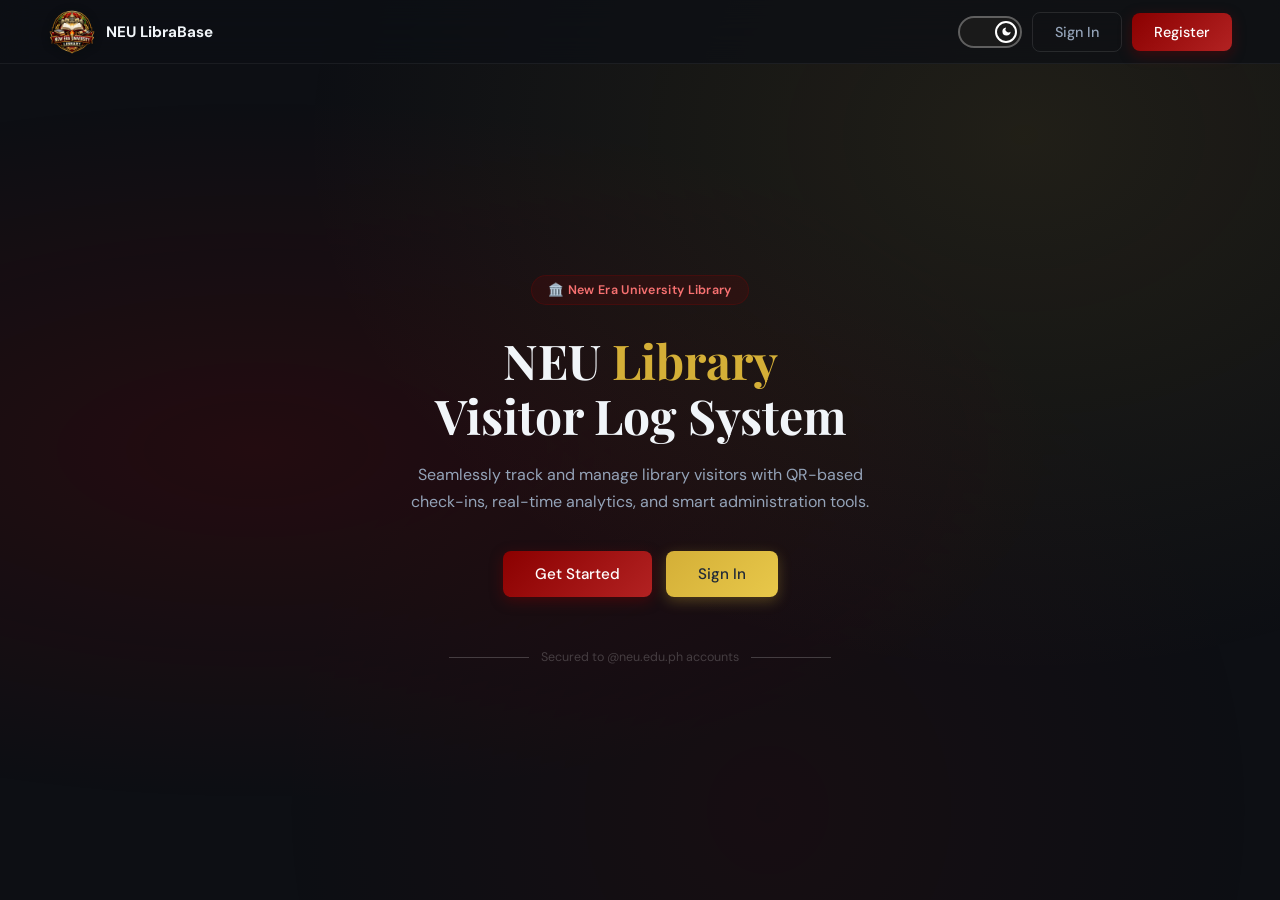
<file: index.html>
<!DOCTYPE html>
<html lang="en">
<head>
<meta charset="UTF-8"/>
<meta name="viewport" content="width=device-width,initial-scale=1.0"/>
<title>NEU LibraBase Visitor Log System</title>
<link rel="preconnect" href="https://fonts.googleapis.com"/>
<link href="https://fonts.googleapis.com/css2?family=Playfair+Display:wght@600;700&family=DM+Sans:wght@300;400;500;600&display=swap" rel="stylesheet"/>
<style>
*,*::before,*::after{box-sizing:border-box;margin:0;padding:0;}

/* ── DARK (default) ── */
body{
  font-family:'DM Sans',sans-serif;
  background:#0D0F14;color:#F1F5F9;
  min-height:100vh;overflow-x:hidden;
  transition:background .3s,color .3s;
}

/* ── LIGHT ── */
body.light{
  background:#F9FAFB;color:#111827;
}

/* Background glow */
.bg-glow{
  position:fixed;inset:0;z-index:0;pointer-events:none;
  background:
    radial-gradient(ellipse at 20% 50%,rgba(139,0,0,0.18) 0%,transparent 55%),
    radial-gradient(ellipse at 80% 15%,rgba(212,175,55,0.10) 0%,transparent 50%),
    radial-gradient(ellipse at 60% 90%,rgba(139,0,0,0.08) 0%,transparent 45%);
  transition:background .3s;
}
body.light .bg-glow{
  background:
    radial-gradient(ellipse at 20% 50%,rgba(139,0,0,0.06) 0%,transparent 55%),
    radial-gradient(ellipse at 80% 15%,rgba(212,175,55,0.06) 0%,transparent 50%);
}

/* Nav */
nav{
  position:fixed;top:0;left:0;right:0;z-index:100;
  display:flex;align-items:center;justify-content:space-between;
  padding:0 48px;height:64px;
  background:rgba(13,15,20,0.75);
  backdrop-filter:blur(16px);
  border-bottom:1px solid rgba(255,255,255,0.06);
  transition:background .3s,border-color .3s;
}
body.light nav{
  background:rgba(249,250,251,0.85);
  border-bottom:1px solid rgba(0,0,0,0.08);
}
.nav-brand{display:flex;align-items:center;gap:10px;}
.nav-brand span{font-weight:700;font-size:.95rem;color:#F1F5F9;transition:color .3s;}
body.light .nav-brand span{color:#111827;}
.nav-right{display:flex;align-items:center;gap:10px;}

/* Logo — no white bg, just show naturally, slightly bigger */
.nav-logo{
  width:44px;height:44px;
  object-fit:contain;
  border-radius:50%;
  flex-shrink:0;
  filter:drop-shadow(0 2px 6px rgba(0,0,0,0.5));
  transition:filter .3s;
}
body.light .nav-logo{
  filter:drop-shadow(0 2px 6px rgba(0,0,0,0.2));
}

/* ── Theme Toggle ── */
.dm-btn{
  width:64px;height:32px;border-radius:100px;
  border:2.5px solid rgba(255,255,255,0.3);
  background:#1a1a1a;
  cursor:pointer;position:relative;
  transition:background .3s,border-color .3s;
  flex-shrink:0;padding:0;
}
body.light .dm-btn{background:#e8e8e8;border-color:rgba(0,0,0,0.2);}
.dm-knob{
  position:absolute;top:3px;left:3px;
  width:22px;height:22px;border-radius:50%;
  background:#fff;border:2px solid rgba(255,255,255,0.6);
  transition:transform .28s cubic-bezier(.4,0,.2,1);
  display:flex;align-items:center;justify-content:center;
  color:#1a1a1a;
}
body.light .dm-knob{transform:translateX(0);background:#fff;border-color:#aaa;color:#555;}
body:not(.light) .dm-knob{transform:translateX(32px);background:#1a1a1a;border-color:#fff;color:#fff;}
.dm-moon-svg{display:none;}
.dm-sun-svg{display:block;}
body.light .dm-btn .dm-moon-svg{display:none;}
body.light .dm-btn .dm-sun-svg{display:block;}
body:not(.light) .dm-btn .dm-moon-svg{display:block;}
body:not(.light) .dm-btn .dm-sun-svg{display:none;}

/* Buttons */
.btn{
  display:inline-flex;align-items:center;justify-content:center;gap:7px;
  padding:10px 22px;border-radius:8px;
  font-family:'DM Sans',sans-serif;font-size:.9rem;font-weight:500;
  border:none;cursor:pointer;transition:all .18s;text-decoration:none;
}
.btn-ghost{
  background:transparent;color:#94A3B8;
  border:1px solid rgba(255,255,255,0.1);
}
body.light .btn-ghost{color:#4B5563;border-color:rgba(0,0,0,0.12);}
.btn-ghost:hover{background:rgba(255,255,255,0.06);color:#F1F5F9;}
body.light .btn-ghost:hover{background:rgba(0,0,0,0.04);color:#111827;}
.btn-primary{
  background:linear-gradient(135deg,#8B0000,#B22222);color:#fff;
  box-shadow:0 4px 14px rgba(139,0,0,0.35);
}
.btn-primary:hover{transform:translateY(-1px);box-shadow:0 8px 22px rgba(139,0,0,0.42);}
.btn-gold{
  background:linear-gradient(135deg,#D4AF37,#E8C84A);
  color:#1F2937;box-shadow:0 4px 14px rgba(212,175,55,0.3);
}
.btn-gold:hover{transform:translateY(-1px);box-shadow:0 8px 22px rgba(212,175,55,0.38);}

/* Hero */
main{
  position:relative;z-index:1;
  min-height:100vh;
  display:flex;align-items:center;justify-content:center;
  padding:100px 24px 60px;
}
.hero{text-align:center;max-width:580px;}
.hero-badge{
  display:inline-flex;align-items:center;gap:7px;
  background:rgba(139,0,0,0.15);border:1px solid rgba(139,0,0,0.25);
  color:#F87171;padding:6px 16px;border-radius:100px;
  font-size:.78rem;font-weight:600;margin-bottom:28px;
  letter-spacing:.3px;transition:background .3s,border-color .3s,color .3s;
}
body.light .hero-badge{background:rgba(139,0,0,0.08);border-color:rgba(139,0,0,0.15);color:#8B0000;}
.hero h1{
  font-family:'Playfair Display',serif;
  font-size:clamp(2rem,5vw,3rem);
  line-height:1.15;margin-bottom:18px;
  color:#F1F5F9;transition:color .3s;
}
body.light .hero h1{color:#111827;}
.hero h1 .gold{color:#D4AF37;}
.hero p{
  font-size:1rem;color:#94A3B8;
  line-height:1.7;margin-bottom:36px;
  max-width:460px;margin-left:auto;margin-right:auto;
  transition:color .3s;
}
body.light .hero p{color:#6B7280;}
.hero-btns{display:flex;gap:14px;justify-content:center;flex-wrap:wrap;}
.hero-divider{
  display:flex;align-items:center;justify-content:center;
  gap:12px;margin-top:52px;
  color:rgba(255,255,255,0.2);font-size:.78rem;transition:color .3s;
}
body.light .hero-divider{color:rgba(0,0,0,0.25);}
.hero-divider::before,.hero-divider::after{
  content:'';flex:1;max-width:80px;
  height:1px;background:currentColor;
}

@media(max-width:500px){nav{padding:0 20px;} .hero h1{font-size:1.8rem;}}
</style>
</head>
<body>

<div class="bg-glow"></div>

<nav>
  <div class="nav-brand">
    <img src="New Era Library Logo.png" alt="NEU LibraBase Logo" style="width:48px;height:48px;object-fit:contain;border-radius:50%;flex-shrink:0;filter:drop-shadow(0 1px 4px rgba(0,0,0,0.4));"/>
    <span>NEU LibraBase</span>
  </div>
  <div class="nav-right">
    <button class="dm-btn" id="dm-btn" aria-label="Toggle theme"><div class="dm-knob"><svg class="dm-moon-svg" width="11" height="11" viewBox="0 0 24 24" fill="currentColor"><path d="M21 12.79A9 9 0 1 1 11.21 3 7 7 0 0 0 21 12.79z"/></svg><svg class="dm-sun-svg" width="11" height="11" viewBox="0 0 24 24" fill="none" stroke="currentColor" stroke-width="2.5"><circle cx="12" cy="12" r="5"/><line x1="12" y1="1" x2="12" y2="3"/><line x1="12" y1="21" x2="12" y2="23"/><line x1="4.22" y1="4.22" x2="5.64" y2="5.64"/><line x1="18.36" y1="18.36" x2="19.78" y2="19.78"/><line x1="1" y1="12" x2="3" y2="12"/><line x1="21" y1="12" x2="23" y2="12"/><line x1="4.22" y1="19.78" x2="5.64" y2="18.36"/><line x1="18.36" y1="5.64" x2="19.78" y2="4.22"/></svg></div></button>
    <a href="login.html"    class="btn btn-ghost">Sign In</a>
    <a href="register.html" class="btn btn-primary">Register</a>
  </div>
</nav>

<main>
  <div class="hero">
    <div class="hero-badge">🏛️ New Era University Library</div>
    <h1>NEU <span class="gold">Library</span><br>Visitor Log System</h1>
    <p>Seamlessly track and manage library visitors with QR-based check-ins, real-time analytics, and smart administration tools.</p>
    <div class="hero-btns">
      <a href="register.html" class="btn btn-primary" style="padding:13px 32px;font-size:.95rem;">Get Started</a>
      <a href="login.html"    class="btn btn-gold"    style="padding:13px 32px;font-size:.95rem;">Sign In</a>
    </div>
    <div class="hero-divider">
      <span>Secured to @neu.edu.ph accounts</span>
    </div>
  </div>
</main>

<script>
  // Default is DARK. Light mode is opt-in via body.light class.
  if (localStorage.getItem('neu_theme') === 'light') document.body.classList.add('light');
  document.getElementById('dm-btn').addEventListener('click', () => {
    document.body.classList.toggle('light');
    localStorage.setItem('neu_theme', document.body.classList.contains('light') ? 'light' : 'dark');
  });
</script>
</body>
</html>
</file>
